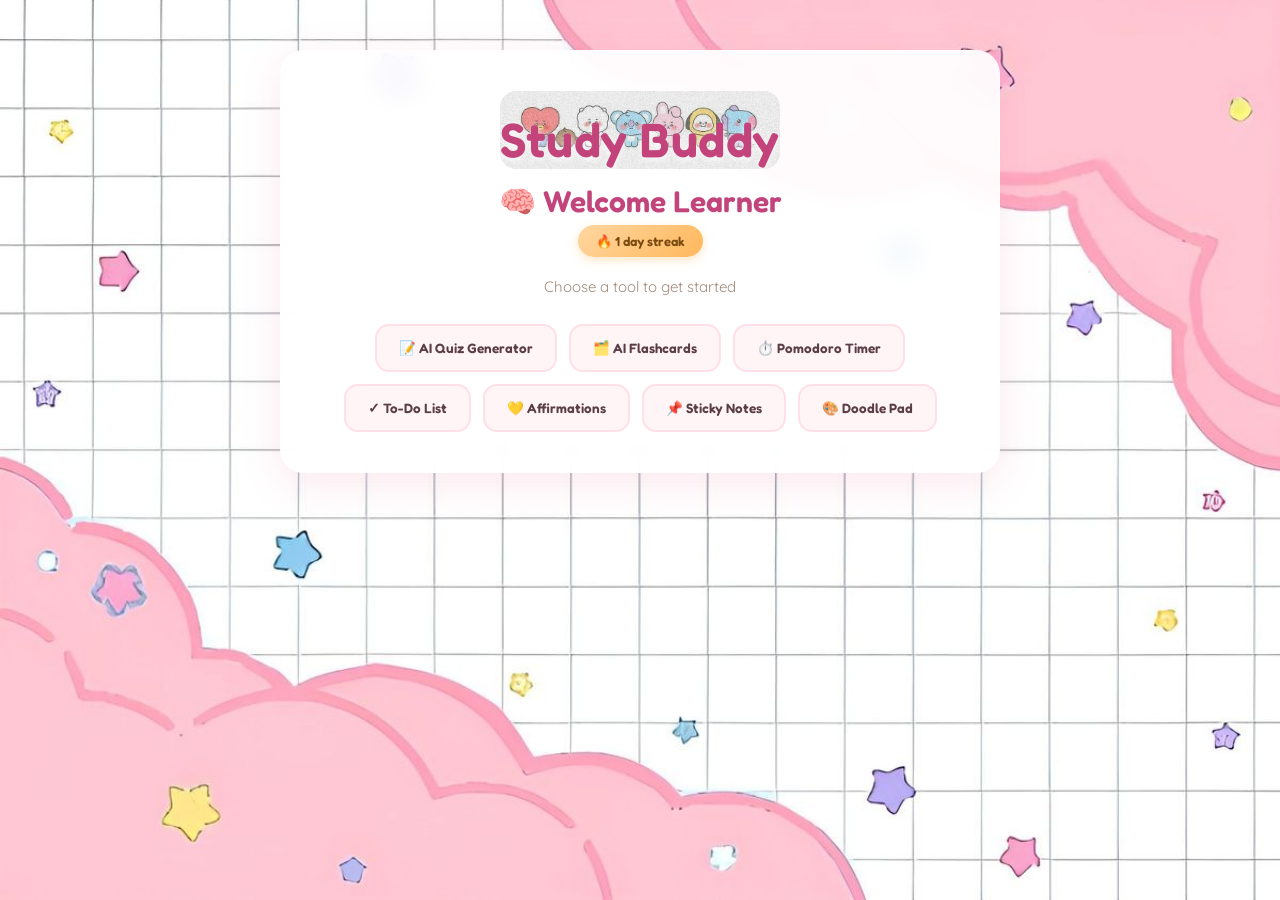
<file: public/index.html>
<!DOCTYPE html>
<html lang="en">
<head>
  <meta charset="UTF-8" />
  <meta name="viewport" content="width=device-width, initial-scale=1.0" />
  <title>AI Study Buddy</title>
  <link rel="stylesheet" href="style.css" />
</head>
<body>
  <div class="container home-container">
    <div class="banner-wrapper">
      <img src="images/header-banner.jpg" class="header-banner" alt="AI Study Buddy banner" />
      <span class="banner-text">Study Buddy</span>
    </div>

    <h1>🧠 Welcome Learner</h1>
    <div id="streakBadge" class="streak-badge"></div>
    <p class="subtitle">Choose a tool to get started</p>

    <div class="uniform-grid">
      <a href="quiz.html" class="uniform-btn">📝 AI Quiz Generator</a>
      <a href="flashcards.html" class="uniform-btn">🗂️ AI Flashcards</a>
      <a href="pomodoro.html" class="uniform-btn">⏱️ Pomodoro Timer</a>
      <a href="todo.html" class="uniform-btn">✓ To-Do List</a>
      <a href="affirmations.html" class="uniform-btn">💛 Affirmations</a>
      <a href="stickynotes.html" class="uniform-btn">📌 Sticky Notes</a>
      <a href="doodle.html" class="uniform-btn">🎨 Doodle Pad</a>
    </div>
  </div>

  <script src="streak.js"></script>
</body>
</html>
</file>
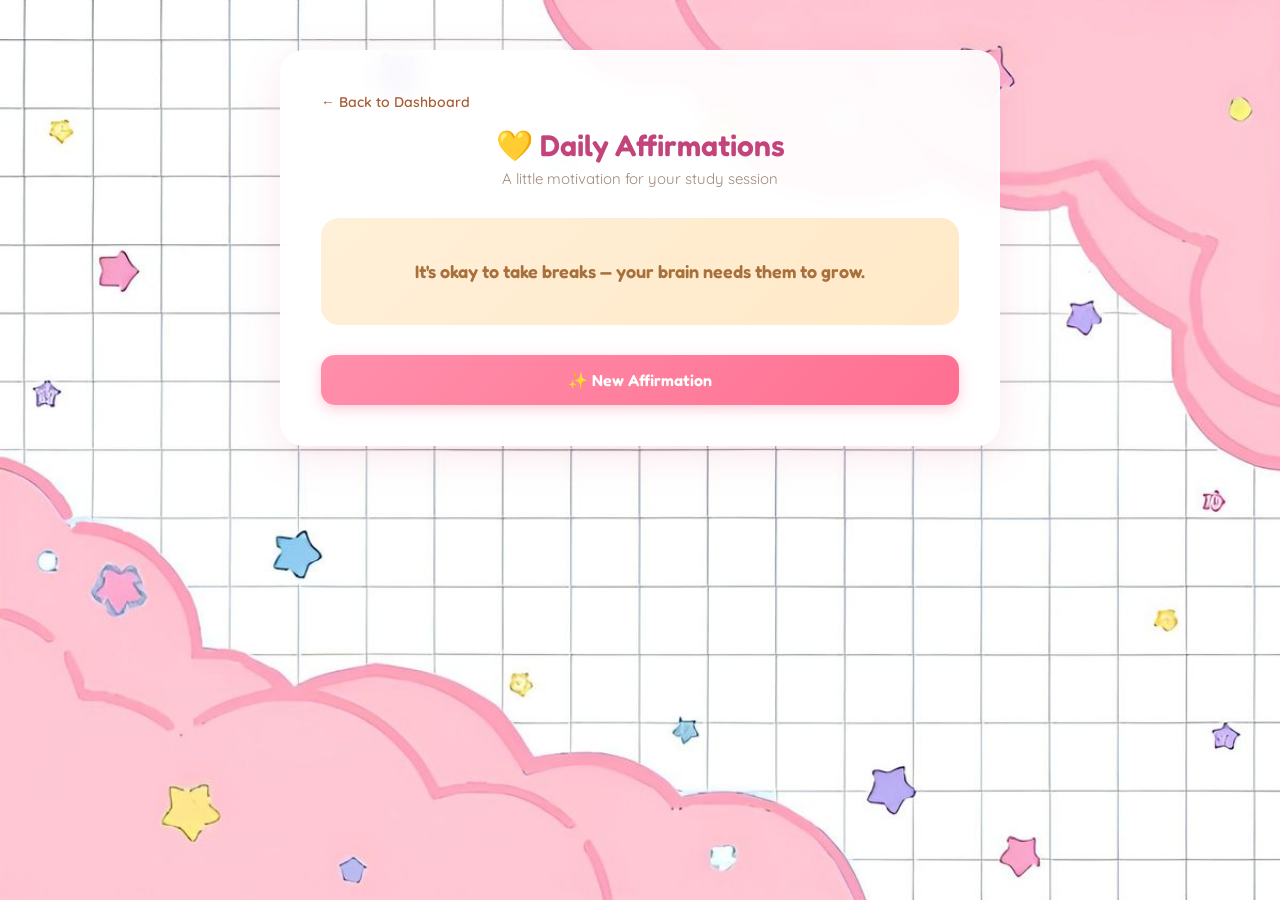
<file: public/affirmations.html>
<!DOCTYPE html>
<html lang="en">
<head>
  <meta charset="UTF-8" />
  <meta name="viewport" content="width=device-width, initial-scale=1.0" />
  <title>Daily Affirmations — AI Study Buddy</title>
  <link rel="stylesheet" href="style.css" />
</head>
<body>
  <div class="container">
    <a href="index.html" class="back-link">← Back to Dashboard</a>
    <h1>💛 Daily Affirmations</h1>
    <p class="subtitle">A little motivation for your study session</p>

    <div class="affirmation-card">
      <p id="affirmationText">Loading...</p>
    </div>

    <button id="newAffirmationBtn">✨ New Affirmation</button>
  </div>

  <script src="affirmations.js"></script>
</body>
</html>
</file>
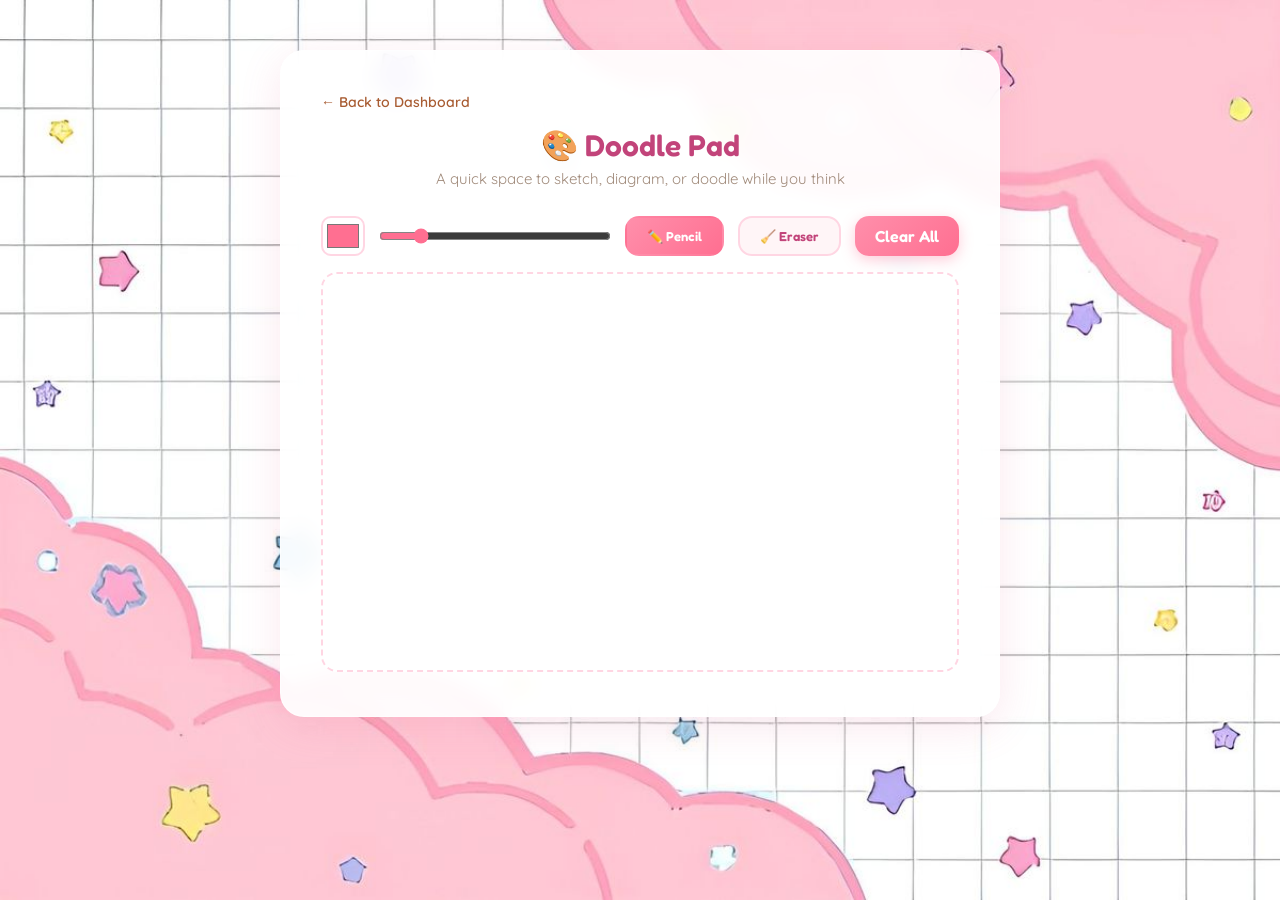
<file: public/doodle.html>
<!DOCTYPE html>
<html lang="en">
<head>
  <meta charset="UTF-8" />
  <meta name="viewport" content="width=device-width, initial-scale=1.0" />
  <title>Doodle Pad — AI Study Buddy</title>
  <link rel="stylesheet" href="style.css" />
</head>
<body>
  <div class="container">
    <a href="index.html" class="back-link">← Back to Dashboard</a>
    <h1>🎨 Doodle Pad</h1>
    <p class="subtitle">A quick space to sketch, diagram, or doodle while you think</p>

   <div class="doodle-toolbar">
  <input type="color" id="colorPicker" value="#ff6f91" />
  <input type="range" id="brushSize" min="1" max="20" value="4" />
  <button id="pencilBtn" class="tool-btn active">✏️ Pencil</button>
  <button id="eraserBtn" class="tool-btn">🧹 Eraser</button>
  <button id="clearBtn">Clear All</button>
</div>

    <canvas id="doodleCanvas" class="doodle-canvas"></canvas>
  </div>

  <script src="doodle.js"></script>
</body>
</html>
</file>
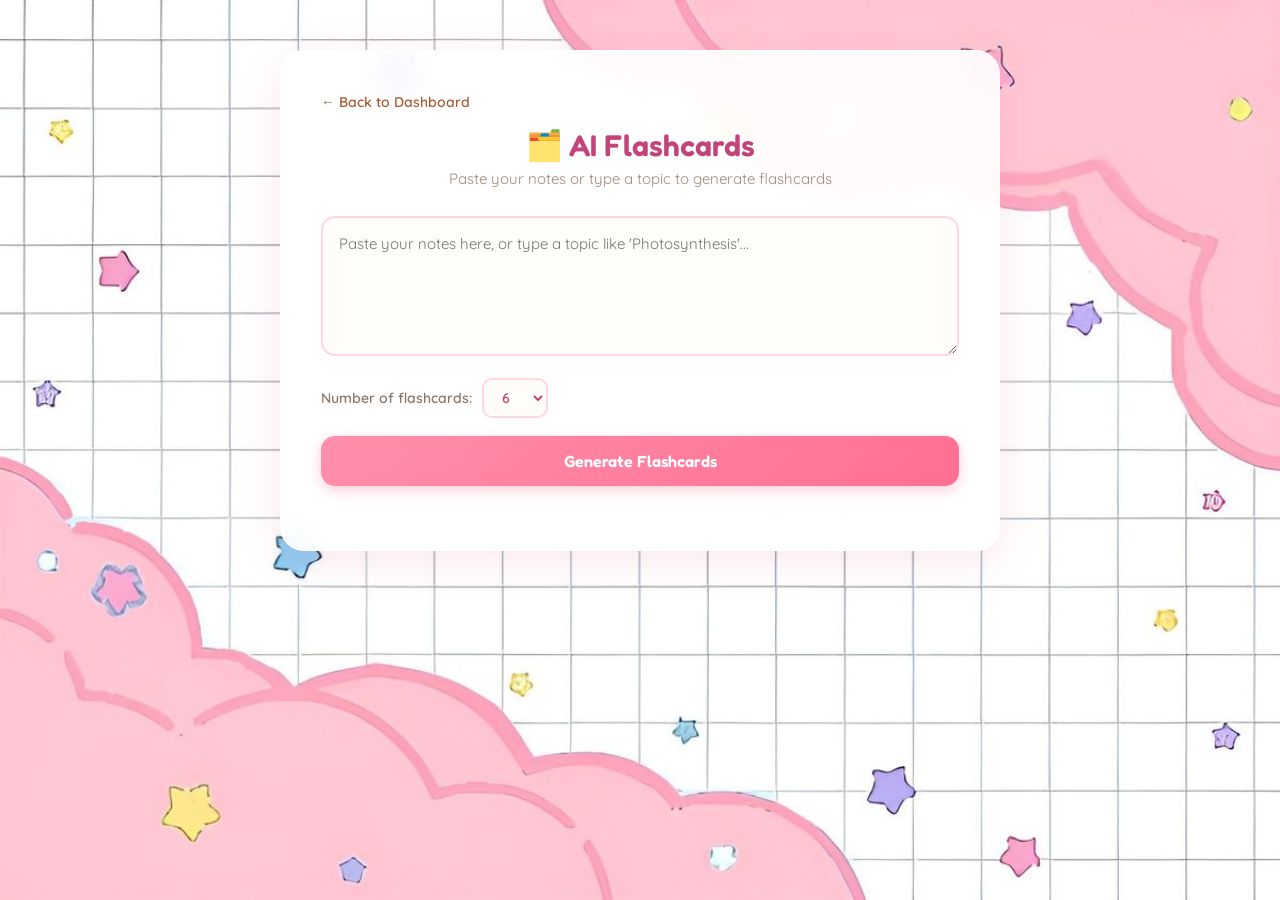
<file: public/flashcards.html>
<!DOCTYPE html>
<html lang="en">
<head>
  <meta charset="UTF-8" />
  <meta name="viewport" content="width=device-width, initial-scale=1.0" />
  <title>AI Flashcards — AI Study Buddy</title>
  <link rel="stylesheet" href="style.css" />
</head>
<body>
  <div class="container">
    <a href="index.html" class="back-link">← Back to Dashboard</a>
    <h1>🗂️ AI Flashcards</h1>
    <p class="subtitle">Paste your notes or type a topic to generate flashcards</p>

    <textarea id="notesInput" placeholder="Paste your notes here, or type a topic like 'Photosynthesis'..."></textarea>

    <div class="options-row">
      <label for="numCards">Number of flashcards:</label>
      <select id="numCards">
        <option value="4">4</option>
        <option value="6" selected>6</option>
        <option value="8">8</option>
        <option value="10">10</option>
      </select>
    </div>

    <button id="generateBtn">Generate Flashcards</button>

    <div id="loading" class="hidden loading-box">Generating your flashcards... please wait ⏳</div>
    <div id="flashcardContainer" class="flashcard-grid"></div>
    <p id="flipHint" class="hidden flip-hint">💡 Click a card to flip it and see the answer</p>
  </div>

  <script src="flashcards.js"></script>
</body>
</html>
</file>
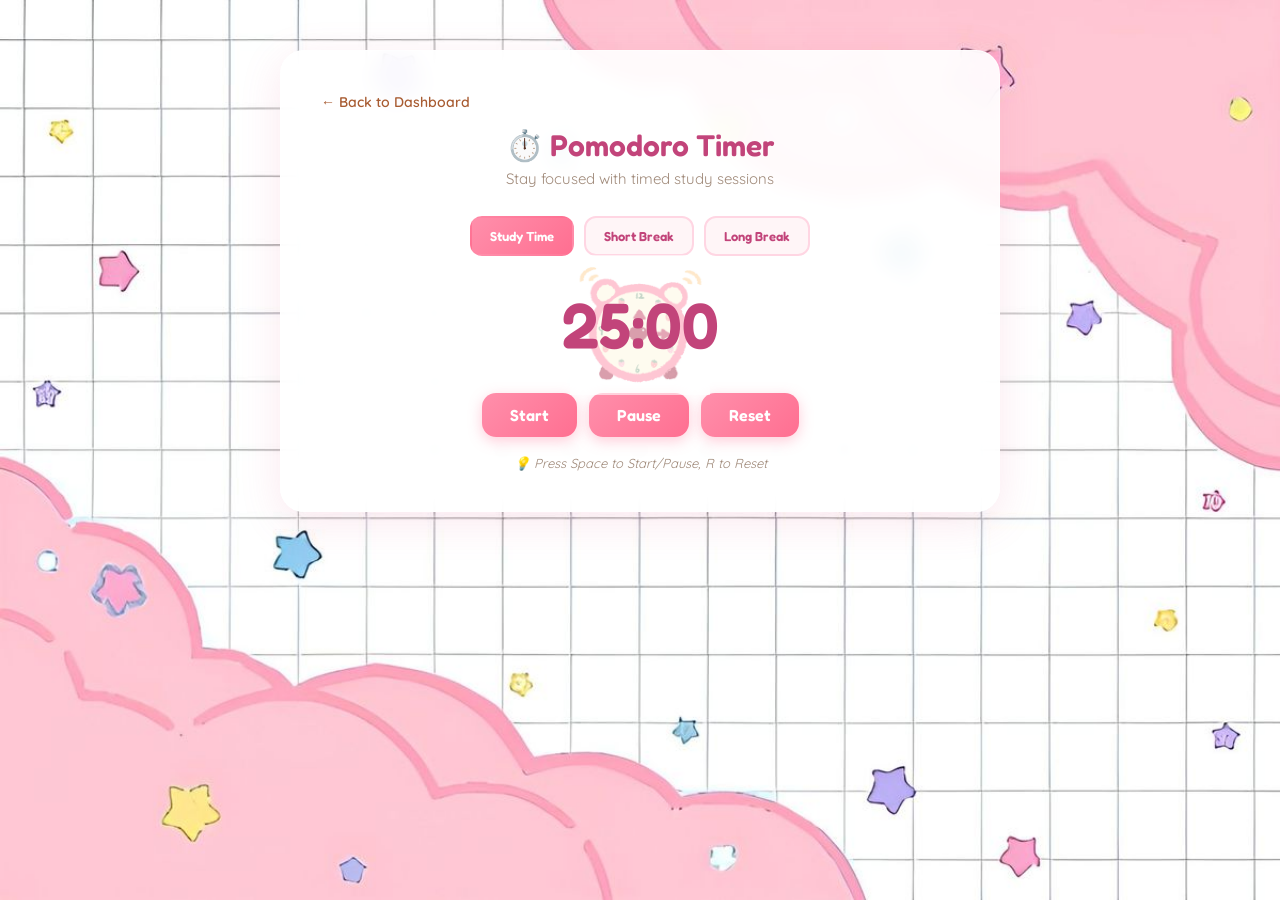
<file: public/pomodoro.html>
<!DOCTYPE html>
<html lang="en">
<head>
  <meta charset="UTF-8" />
  <meta name="viewport" content="width=device-width, initial-scale=1.0" />
  <title>Pomodoro Timer — AI Study Buddy</title>
  <link rel="stylesheet" href="style.css" />
</head>
<body>
  <div class="container">
    <a href="index.html" class="back-link">← Back to Dashboard</a>
    <h1>⏱️ Pomodoro Timer</h1>
    <p class="subtitle">Stay focused with timed study sessions</p>

    <div class="pomodoro-modes">
      <button class="mode-btn active" data-minutes="25">Study Time</button>
      <button class="mode-btn" data-minutes="5">Short Break</button>
      <button class="mode-btn" data-minutes="15">Long Break</button>
    </div>

     <div class="timer-wrapper">
      <img src="images/pomodoro-icon.jpg" class="pomodoro-icon" alt="" />
      <div class="timer-display" id="timerDisplay">25:00</div>
     </div>

    <div class="timer-controls">
      <button id="startBtn">Start</button>
      <button id="pauseBtn">Pause</button>
      <button id="resetBtn">Reset</button>
    </div>

    <p class="flip-hint">💡 Press Space to Start/Pause, R to Reset</p>
  </div>

  <script src="pomodoro.js"></script>
</body>
</html>
</file>
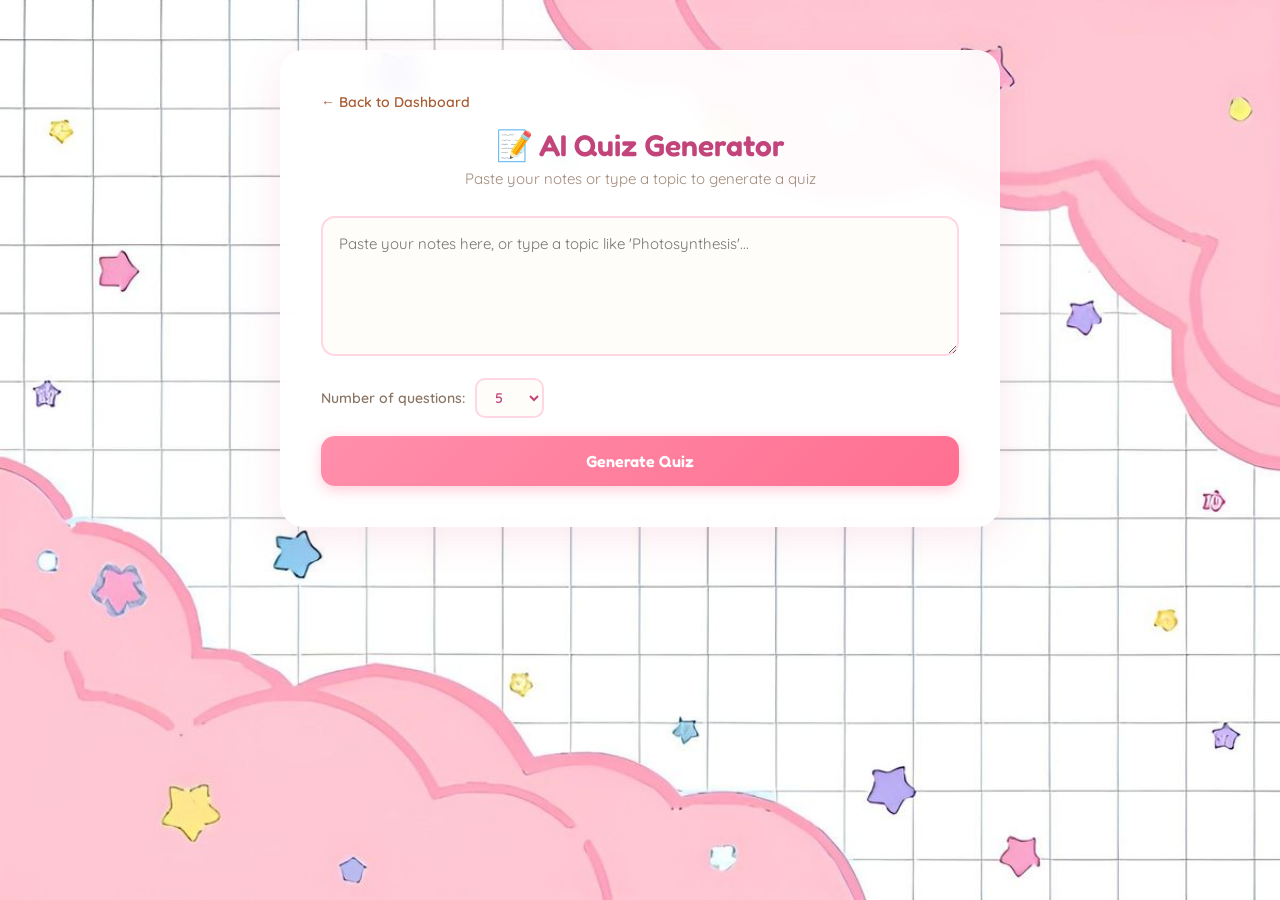
<file: public/quiz.html>
<!DOCTYPE html>
<html lang="en">
<head>
  <meta charset="UTF-8" />
  <meta name="viewport" content="width=device-width, initial-scale=1.0" />
  <title>AI Quiz Generator — AI Study Buddy</title>
  <link rel="stylesheet" href="style.css" />
</head>
<body>
  <div class="container">
    <a href="index.html" class="back-link">← Back to Dashboard</a>
    <h1>📝 AI Quiz Generator</h1>
    <p class="subtitle">Paste your notes or type a topic to generate a quiz</p>

    <textarea id="notesInput" placeholder="Paste your notes here, or type a topic like 'Photosynthesis'..."></textarea>

    <div class="options-row">
      <label for="numQuestions">Number of questions:</label>
      <select id="numQuestions">
        <option value="3">3</option>
        <option value="5" selected>5</option>
        <option value="7">7</option>
        <option value="10">10</option>
        <option value="15">15</option>
        <option value="20">20</option>
      </select>
    </div>

    <button id="generateBtn">Generate Quiz</button>

    <div id="loading" class="hidden loading-box">Generating your quiz... please wait ⏳</div>
    <div id="quizContainer"></div>
  </div>

  <script src="script.js"></script>
</body>
</html>
</file>
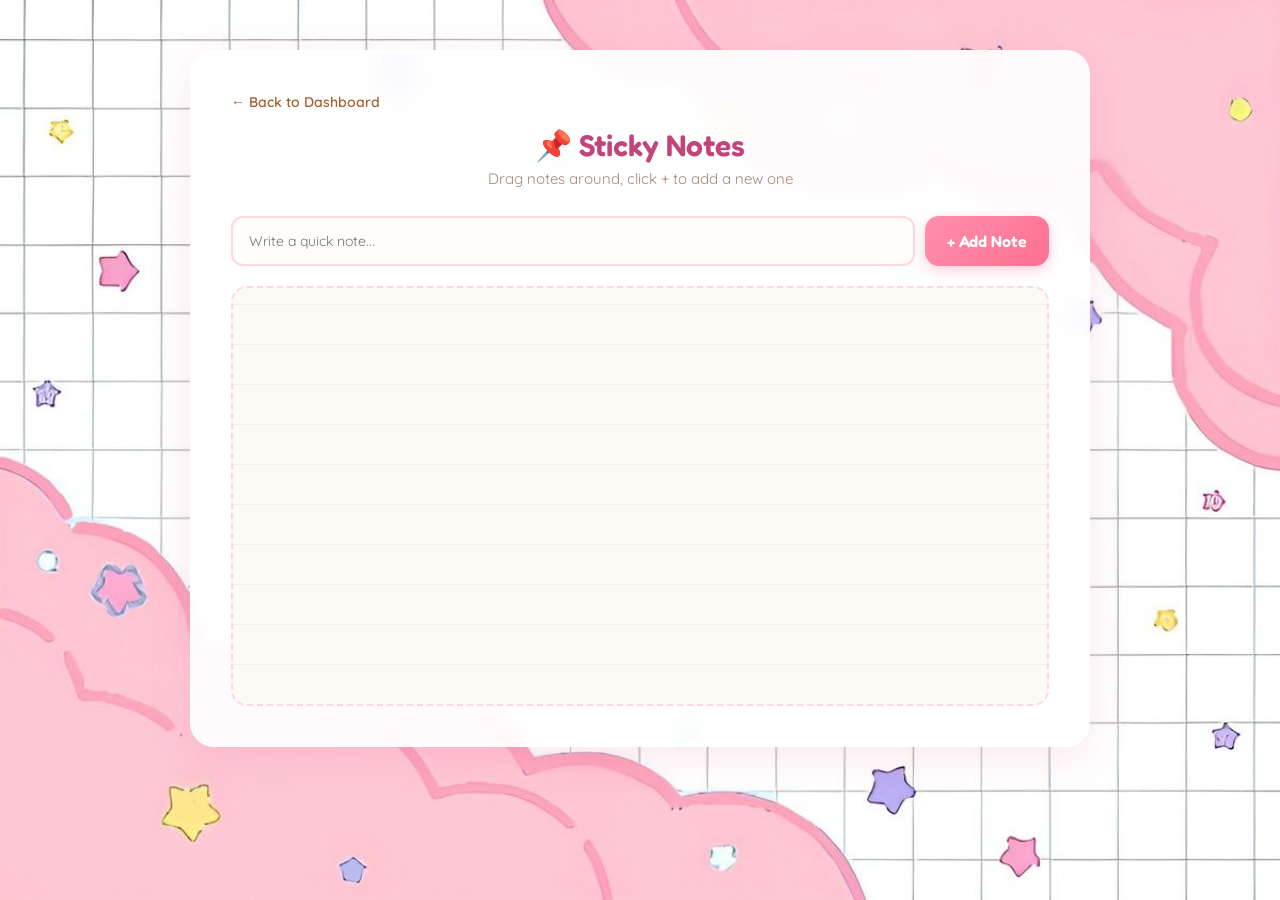
<file: public/stickynotes.html>
<!DOCTYPE html>
<html lang="en">
<head>
  <meta charset="UTF-8" />
  <meta name="viewport" content="width=device-width, initial-scale=1.0" />
  <title>Sticky Notes — AI Study Buddy</title>
  <link rel="stylesheet" href="style.css" />
</head>
<body>
  <div class="container sticky-container">
    <a href="index.html" class="back-link">← Back to Dashboard</a>
    <h1>📌 Sticky Notes</h1>
    <p class="subtitle">Drag notes around, click + to add a new one</p>

    <div class="sticky-toolbar">
      <input type="text" id="noteInput" placeholder="Write a quick note..." />
      <button id="addNoteBtn">+ Add Note</button>
    </div>

    <div id="stickyBoard" class="sticky-board"></div>
  </div>

  <script src="stickynotes.js"></script>
</body>
</html>
</file>
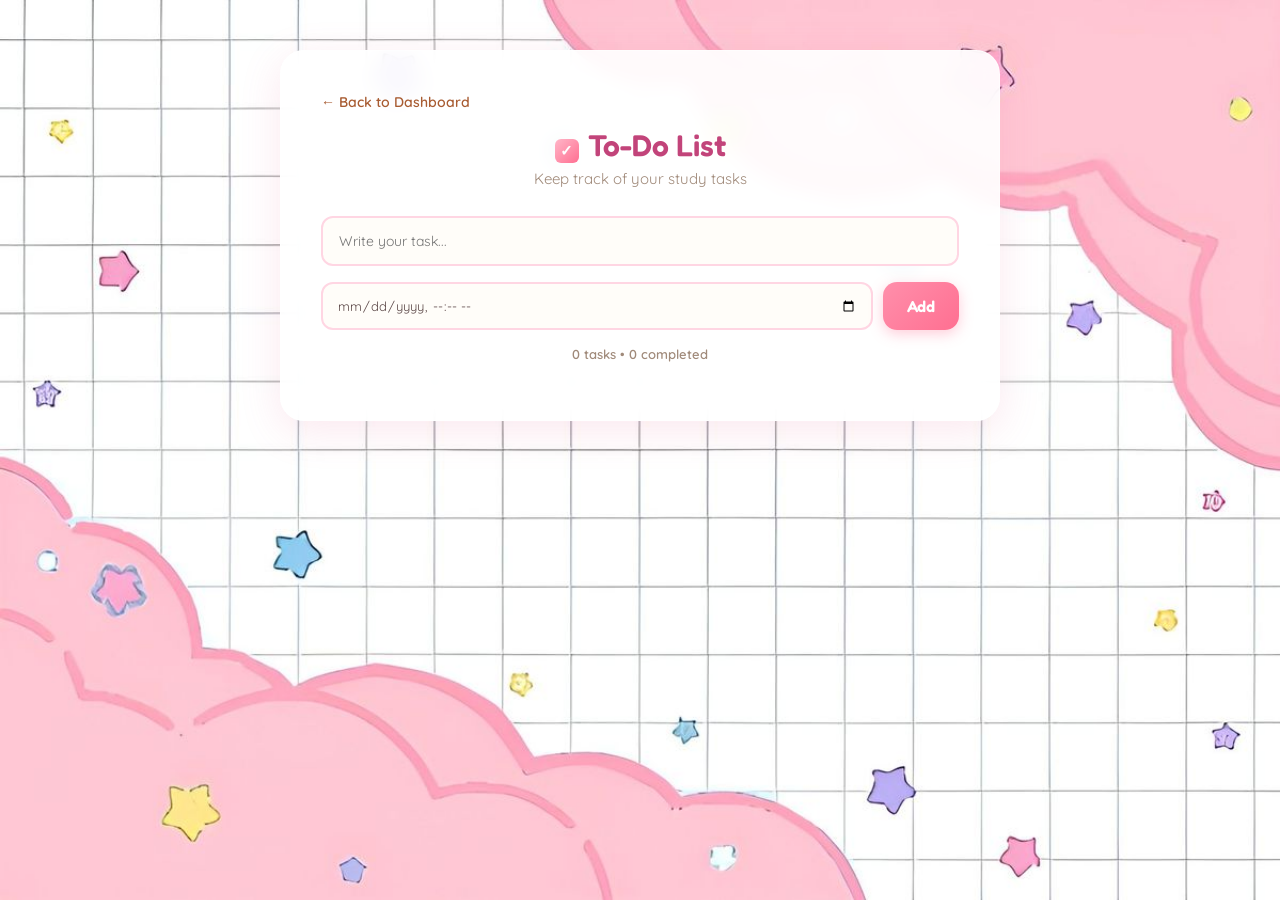
<file: public/todo.html>
<!DOCTYPE html>
<html lang="en">
<head>
  <meta charset="UTF-8" />
  <meta name="viewport" content="width=device-width, initial-scale=1.0" />
  <title>To-Do List — AI Study Buddy</title>
  <link rel="stylesheet" href="style.css" />
</head>
<body>
  <div class="container">
    <a href="index.html" class="back-link">← Back to Dashboard</a>
    <h1><span class="pink-check">✓</span> To-Do List</h1>
    <p class="subtitle">Keep track of your study tasks</p>

    <div class="todo-input-row">
      <input type="text" id="taskInput" placeholder="Write your task..." />
    </div>
    <div class="todo-input-row">
      <input type="datetime-local" id="dueDateInput" />
      <button id="addBtn">Add</button>
    </div>

    <p id="taskStats" class="task-stats">0 tasks • 0 completed</p>

    <div id="taskList" class="task-list"></div>
  </div>

  <script src="todo.js"></script>
</body>
</html>
</file>
<file: public/style.css>
@import url('https://fonts.googleapis.com/css2?family=Fredoka:wght@500;600;700&family=Quicksand:wght@500;600&display=swap');

* {
  margin: 0;
  padding: 0;
  box-sizing: border-box;
  font-family: 'Quicksand', 'Segoe UI', Arial, sans-serif;
}

body {
  background-image: url('images/background.jpg');
  background-size: cover;
  background-position: center;
  background-attachment: fixed;
  min-height: 100vh;
  padding: 50px 20px;
}

.container {
  max-width: 720px;
  margin: 0 auto;
  background: rgba(255, 255, 255, 0.92);
  backdrop-filter: blur(10px);
  border-radius: 24px;
  padding: 40px;
  box-shadow: 0 10px 40px rgba(230, 100, 150, 0.15);
  border: 1px solid rgba(255, 255, 255, 0.5);
}

.home-container {
  text-align: center;
}

.banner-wrapper {
  position: relative;
  display: inline-block;
  margin-bottom: 10px;
}

.header-banner {
  max-width: 280px;
  width: 100%;
  border-radius: 16px;
  display: block;
}

.banner-text {
  position: absolute;
  top: 62%;
  left: 50%;
  transform: translate(-50%, -50%);
  font-family: 'Fredoka', sans-serif;
  font-size: 48px;
  font-weight: 600;
  color: #c2447a;
  text-shadow: 0 2px 6px rgba(255, 255, 255, 0.9);
  letter-spacing: 0.5px;
  white-space: nowrap;
}

.back-link {
  display: inline-block;
  margin-bottom: 16px;
  color: #a85c32;
  text-decoration: none;
  font-weight: 600;
  font-size: 14px;
}

.back-link:hover {
  text-decoration: underline;
}

h1 {
  font-family: 'Fredoka', sans-serif;
  text-align: center;
  color: #c2447a;
  margin-bottom: 6px;
  font-size: 30px;
  font-weight: 600;
}

.subtitle {
  text-align: center;
  color: #a08a7a;
  margin-bottom: 28px;
  font-size: 15px;
}

.menu-grid {
  display: grid;
  grid-template-columns: 1fr 1fr;
  gap: 16px;
  margin-top: 20px;
}

.menu-btn {
  display: flex;
  align-items: center;
  gap: 12px;
  padding: 18px 16px;
  border-radius: 18px;
  text-decoration: none;
  font-weight: 600;
  font-family: 'Fredoka', sans-serif;
  font-size: 14.5px;
  color: #5a3d47;
  background: #fff;
  border: 2px solid transparent;
  box-shadow: 0 3px 10px rgba(194, 68, 122, 0.08);
  transition: transform 0.15s, box-shadow 0.15s, border-color 0.15s;
  position: relative;
  overflow: hidden;
}

.menu-btn::before {
  content: "";
  position: absolute;
  left: 0;
  top: 0;
  height: 100%;
  width: 6px;
}

.menu-btn:hover {
  transform: translateY(-3px);
  box-shadow: 0 8px 20px rgba(194, 68, 122, 0.18);
}

.menu-btn .icon-badge {
  display: flex;
  align-items: center;
  justify-content: center;
  width: 40px;
  height: 40px;
  border-radius: 12px;
  font-size: 18px;
  flex-shrink: 0;
}

.menu-btn.quiz::before { background: #ff8fab; }
.menu-btn.quiz .icon-badge { background: #ffe0e8; }

.menu-btn.flashcards::before { background: #ffb347; }
.menu-btn.flashcards .icon-badge { background: #fff0d9; }

.menu-btn.pomodoro::before { background: #7bc9a0; }
.menu-btn.pomodoro .icon-badge { background: #e0f5e9; }

.menu-btn.todo::before { background: #8fa8ff; }
.menu-btn.todo .icon-badge { background: #e6ebff; }

.menu-btn.affirmations::before { background: #ffcf5c; }
.menu-btn.affirmations .icon-badge { background: #fff3d1; }

textarea {
  width: 100%;
  min-height: 140px;
  padding: 16px;
  border: 2px solid #ffd6e3;
  border-radius: 14px;
  font-size: 15px;
  resize: vertical;
  margin-bottom: 18px;
  background: #fffdf9;
  transition: border-color 0.2s;
}

textarea:focus {
  outline: none;
  border-color: #ff8fab;
}

.options-row {
  display: flex;
  align-items: center;
  gap: 10px;
  margin-bottom: 18px;
  font-size: 14px;
  color: #8a7565;
  font-weight: 600;
}

.options-row select {
  padding: 8px 14px;
  border-radius: 10px;
  border: 2px solid #ffd6e3;
  font-size: 14px;
  cursor: pointer;
  background: #fffdf9;
  color: #c2447a;
  font-weight: 600;
}

button {
  display: block;
  width: 100%;
  padding: 15px;
  background: linear-gradient(135deg, #ff8fab, #ff6f91);
  color: white;
  border: none;
  border-radius: 14px;
  font-size: 16px;
  font-weight: 600;
  font-family: 'Fredoka', sans-serif;
  cursor: pointer;
  transition: transform 0.15s, box-shadow 0.15s;
  box-shadow: 0 4px 14px rgba(255, 111, 145, 0.35);
}

button:hover {
  transform: translateY(-2px);
  box-shadow: 0 6px 18px rgba(255, 111, 145, 0.45);
}

button:active {
  transform: translateY(0);
}

button:disabled {
  opacity: 0.6;
  cursor: not-allowed;
  transform: none;
}

.hidden {
  display: none;
}

.loading-box {
  text-align: center;
  margin-top: 22px;
  padding: 24px;
  color: white;
  font-weight: 600;
  font-size: 14px;
  background: linear-gradient(135deg, #ffb6c8, #ff8fab);
  border-radius: 14px;
  animation: pulse 1.5s ease-in-out infinite;
}

@keyframes pulse {
  0%, 100% { opacity: 1; }
  50% { opacity: 0.7; }
}

.question-card {
  margin-top: 22px;
  padding: 22px;
  border: none;
  border-radius: 16px;
  background: #fff5f7;
  box-shadow: 0 3px 12px rgba(230, 130, 160, 0.12);
  animation: fadeIn 0.3s ease;
}

@keyframes fadeIn {
  from { opacity: 0; transform: translateY(6px); }
  to { opacity: 1; transform: translateY(0); }
}

.question-text {
  font-family: 'Fredoka', sans-serif;
  font-weight: 600;
  margin-bottom: 14px;
  color: #6b4a52;
  font-size: 15.5px;
}

.option {
  display: block;
  width: 100%;
  text-align: left;
  padding: 13px 16px;
  margin-bottom: 9px;
  border: 2px solid #ffe0e8;
  border-radius: 12px;
  background: white;
  cursor: pointer;
  font-size: 14px;
  color: #5a4646;
  font-weight: 500;
  transition: all 0.15s;
}

.option:hover {
  border-color: #ff8fab;
  background: #fff5f8;
}

.option.selected {
  border-color: #c2447a;
  background: #fdeaf1;
  color: #c2447a;
  font-weight: 600;
}

.option.correct {
  border-color: #6fb98f;
  background: #e6f6ec;
  color: #2f7a4f;
  font-weight: 600;
}

.option.incorrect {
  border-color: #e57373;
  background: #fdecec;
  color: #c0392b;
  font-weight: 600;
}

.explanation {
  margin-top: 12px;
  padding: 12px 14px;
  background: #fff0f4;
  border-radius: 10px;
  font-size: 13px;
  color: #8a6a72;
  border-left: 3px solid #ff8fab;
}

#resultSummary {
  text-align: center;
  margin-top: 26px;
  padding: 22px;
  background: linear-gradient(135deg, #ffe0e8, #ffd6e3);
  border-radius: 16px;
  font-size: 20px;
  font-weight: 700;
  font-family: 'Fredoka', sans-serif;
  color: #c2447a;
}

/* ===== Flashcards ===== */
.flashcard-grid {
  display: grid;
  grid-template-columns: 1fr 1fr;
  gap: 18px;
  margin-top: 24px;
}

.flashcard {
  perspective: 1000px;
  height: 160px;
  cursor: pointer;
}

.flashcard-inner {
  position: relative;
  width: 100%;
  height: 100%;
  transition: transform 0.5s;
  transform-style: preserve-3d;
}

.flashcard.flipped .flashcard-inner {
  transform: rotateY(180deg);
}

.flashcard-front, .flashcard-back {
  position: absolute;
  width: 100%;
  height: 100%;
  backface-visibility: hidden;
  border-radius: 14px;
  display: flex;
  align-items: center;
  justify-content: center;
  text-align: center;
  padding: 16px;
  font-size: 14px;
  font-weight: 600;
  box-shadow: 0 3px 12px rgba(230, 130, 160, 0.15);
}

.flashcard-front {
  background: linear-gradient(135deg, #ffb6c8, #ff8fab);
  color: white;
  font-family: 'Fredoka', sans-serif;
  font-size: 16px;
}

.flashcard-back {
  background: #fff5f7;
  color: #6b4a52;
  transform: rotateY(180deg);
  font-weight: 500;
  font-size: 13.5px;
  border: 2px solid #ffd6e3;
}

.flip-hint {
  text-align: center;
  color: #a08a7a;
  font-size: 13px;
  margin-top: 18px;
  font-style: italic;
}

/* ===== Pomodoro Timer ===== */
.pomodoro-modes {
  display: flex;
  gap: 10px;
  justify-content: center;
  margin-bottom: 30px;
  flex-wrap: wrap;
}

.mode-btn {
  width: auto;
  padding: 10px 18px;
  background: #fff5f7;
  color: #c2447a;
  border: 2px solid #ffd6e3;
  border-radius: 12px;
  font-size: 13px;
  font-weight: 600;
  box-shadow: none;
}

.mode-btn:hover {
  transform: none;
  background: #ffe0e8;
}

.mode-btn.active {
  background: linear-gradient(135deg, #ff8fab, #ff6f91);
  color: white;
  border-color: transparent;
}

.timer-wrapper {
  position: relative;
  display: flex;
  align-items: center;
  justify-content: center;
  margin: 30px 0;
}

.pomodoro-icon {
  position: absolute;
  width: 140px;
  opacity: 0.60;
  z-index: 0;
}

.timer-display {
  position: relative;
  z-index: 1;
  margin: 0;
  text-align: center;
  font-family: 'Fredoka', sans-serif;
  font-size: 64px;
  font-weight: 600;
  color: #c2447a;
}

.timer-controls {
  display: flex;
  gap: 12px;
  justify-content: center;
  margin-bottom: 10px;
}

.timer-controls button {
  width: auto;
  padding: 12px 28px;
}

/* ===== To-Do List ===== */
.todo-input-row {
  display: flex;
  gap: 10px;
  margin-bottom: 16px;
}

.todo-input-row input {
  flex: 1;
  padding: 14px 16px;
  border: 2px solid #ffd6e3;
  border-radius: 12px;
  font-size: 14px;
  font-family: 'Quicksand', sans-serif;
  background: #fffdf9;
}

.todo-input-row input:focus {
  outline: none;
  border-color: #ff8fab;
}

.todo-input-row button {
  width: auto;
  padding: 14px 24px;
}

.task-stats {
  text-align: center;
  color: #a08a7a;
  font-size: 13px;
  margin-bottom: 18px;
  font-weight: 600;
}

.task-list {
  display: flex;
  flex-direction: column;
  gap: 10px;
}

.task-item {
  display: flex;
  align-items: center;
  gap: 12px;
  padding: 14px 16px;
  background: #fff5f7;
  border-radius: 12px;
  border: 2px solid #ffe0e8;
}

.task-text {
  flex: 1;
  font-size: 14px;
  color: #5a4646;
  font-weight: 500;
}

.task-item.completed .task-text {
  text-decoration: line-through;
  color: #b8a8a8;
}

.delete-btn {
  width: auto;
  padding: 6px 10px;
  background: transparent;
  box-shadow: none;
  font-size: 16px;
}

.delete-btn:hover {
  transform: scale(1.15);
}

.custom-checkbox {
  position: relative;
  display: inline-block;
  width: 22px;
  height: 22px;
  flex-shrink: 0;
}

.custom-checkbox input {
  opacity: 0;
  width: 22px;
  height: 22px;
  margin: 0;
  cursor: pointer;
  position: absolute;
  z-index: 2;
}

.checkmark {
  position: absolute;
  top: 0;
  left: 0;
  width: 22px;
  height: 22px;
  background: white;
  border: 2px solid #ffb6c8;
  border-radius: 6px;
  transition: all 0.15s;
}

.custom-checkbox input:checked ~ .checkmark {
  background: linear-gradient(135deg, #ff8fab, #ff6f91);
  border-color: #ff6f91;
}

.checkmark::after {
  content: "";
  position: absolute;
  display: none;
  left: 7px;
  top: 3px;
  width: 5px;
  height: 10px;
  border: solid white;
  border-width: 0 2px 2px 0;
  transform: rotate(45deg);
}

.custom-checkbox input:checked ~ .checkmark::after {
  display: block;
}

.pink-check {
  display: inline-flex;
  align-items: center;
  justify-content: center;
  width: 24px;
  height: 24px;
  background: linear-gradient(135deg, #ffb6c8, #ff6f91);
  color: white;
  border-radius: 6px;
  font-size: 15px;
  font-weight: 700;
  margin-right: 2px;
}

/* ===== Affirmations ===== */
.affirmation-card {
  background: linear-gradient(135deg, #fff0d9, #ffe9c7);
  border-radius: 18px;
  padding: 40px 30px;
  text-align: center;
  margin: 30px 0;
  min-height: 100px;
  display: flex;
  align-items: center;
  justify-content: center;
}

.affirmation-card p {
  font-family: 'Fredoka', sans-serif;
  font-size: 18px;
  color: #a8703c;
  font-weight: 600;
  line-height: 1.5;
}

/* ===== Sticky Notes ===== */
.sticky-container {
  max-width: 900px;
}

.sticky-toolbar {
  display: flex;
  gap: 10px;
  margin-bottom: 20px;
}

.sticky-toolbar input {
  flex: 1;
  padding: 14px 16px;
  border: 2px solid #ffd6e3;
  border-radius: 12px;
  font-size: 14px;
  font-family: 'Quicksand', sans-serif;
  background: #fffdf9;
}

.sticky-toolbar input:focus {
  outline: none;
  border-color: #ff8fab;
}

.sticky-toolbar button {
  width: auto;
  padding: 14px 22px;
  white-space: nowrap;
}

.sticky-board {
  position: relative;
  width: 100%;
  height: 420px;
  background: repeating-linear-gradient(
    0deg, #fdfaf5, #fdfaf5 39px, #f0e8dc 40px
  );
  border-radius: 16px;
  border: 2px dashed #ffd6e3;
  overflow: hidden;
}

.sticky-note {
  position: absolute;
  width: 160px;
  min-height: 120px;
  padding: 14px;
  border-radius: 6px;
  box-shadow: 0 4px 10px rgba(0, 0, 0, 0.15);
  cursor: grab;
  transform: rotate(-2deg);
  transition: box-shadow 0.15s;
  user-select: none;
}

.sticky-note:nth-child(even) {
  transform: rotate(2deg);
}

.sticky-note:active {
  cursor: grabbing;
  box-shadow: 0 8px 18px rgba(0, 0, 0, 0.22);
}

.sticky-note p {
  font-family: 'Quicksand', sans-serif;
  font-size: 13.5px;
  color: #4a3c2e;
  font-weight: 600;
  word-wrap: break-word;
  padding-right: 10px;
}

.note-delete {
  position: absolute;
  top: 4px;
  right: 6px;
  width: 20px;
  height: 20px;
  padding: 0;
  background: rgba(0, 0, 0, 0.1);
  color: #4a3c2e;
  border-radius: 50%;
  font-size: 14px;
  line-height: 1;
  box-shadow: none;
  cursor: pointer;
}

.note-delete:hover {
  background: rgba(0, 0, 0, 0.2);
  transform: none;
}

.menu-btn.stickynotes::before { background: #ffa07a; }
.menu-btn.stickynotes .icon-badge { background: #ffe4d6; }

/* ===== To-Do due date ===== */
.task-content {
  flex: 1;
  display: flex;
  flex-direction: column;
  gap: 3px;
}

.due-date {
  font-size: 11.5px;
  color: #a8703c;
  font-weight: 600;
}

input[type="datetime-local"] {
  padding: 12px 14px;
  border: 2px solid #ffd6e3;
  border-radius: 12px;
  font-size: 13px;
  font-family: 'Quicksand', sans-serif;
  background: #fffdf9;
  color: #5a4646;
}

input[type="datetime-local"]:focus {
  outline: none;
  border-color: #ff8fab;
}
/* ===== Streak Badge ===== */
.streak-badge {
  display: inline-block;
  margin: 0 auto 20px;
  padding: 8px 18px;
  background: linear-gradient(135deg, #ffd6a0, #ffb85c);
  color: #7a4a10;
  font-family: 'Fredoka', sans-serif;
  font-weight: 600;
  font-size: 13px;
  border-radius: 20px;
  box-shadow: 0 3px 10px rgba(255, 184, 92, 0.35);
}

/* ===== New Dashboard Layout ===== */
.dashboard-wrapper {
  display: flex;
  gap: 20px;
  max-width: 920px;
  margin: 0 auto;
  align-items: flex-start;
}

.dashboard-main {
  flex: 1;
  background: rgba(255, 255, 255, 0.92);
  backdrop-filter: blur(10px);
  border-radius: 24px;
  padding: 36px;
  box-shadow: 0 10px 40px rgba(230, 100, 150, 0.15);
  border: 1px solid rgba(255, 255, 255, 0.5);
  text-align: center;
}

.dashboard-sidebar {
  width: 220px;
  background: rgba(255, 255, 255, 0.92);
  backdrop-filter: blur(10px);
  border-radius: 24px;
  padding: 24px 18px;
  box-shadow: 0 10px 40px rgba(230, 100, 150, 0.15);
  border: 1px solid rgba(255, 255, 255, 0.5);
  flex-shrink: 0;
}

.sidebar-label {
  font-family: 'Fredoka', sans-serif;
  font-size: 12px;
  font-weight: 600;
  color: #a08a7a;
  text-transform: uppercase;
  letter-spacing: 0.5px;
  margin-bottom: 14px;
  text-align: left;
}

.sidebar-btn {
  display: block;
  padding: 13px 14px;
  margin-bottom: 10px;
  background: #fff5f7;
  border: 2px solid #ffe0e8;
  border-radius: 12px;
  text-decoration: none;
  color: #5a3d47;
  font-family: 'Fredoka', sans-serif;
  font-size: 13.5px;
  font-weight: 600;
  text-align: left;
  transition: transform 0.15s, background 0.15s;
}

.sidebar-btn:hover {
  background: #ffe0e8;
  transform: translateX(3px);
}

.featured-grid {
  display: grid;
  grid-template-columns: 1fr 1fr;
  gap: 16px;
  margin-top: 24px;
}

.featured-card {
  display: flex;
  flex-direction: column;
  align-items: center;
  text-align: center;
  padding: 32px 20px;
  border-radius: 20px;
  text-decoration: none;
  transition: transform 0.15s, box-shadow 0.15s;
  box-shadow: 0 6px 18px rgba(194, 68, 122, 0.15);
}

.featured-card {
  display: flex;
  flex-direction: column;
  align-items: center;
  text-align: center;
  padding: 30px 20px;
  border-radius: 20px;
  text-decoration: none;
  background: #fff5f7;
  border: 2px solid #ffe0e8;
  transition: transform 0.15s, box-shadow 0.15s, border-color 0.15s;
  box-shadow: 0 3px 10px rgba(194, 68, 122, 0.08);
}

.featured-card:hover {
  transform: translateY(-4px);
  box-shadow: 0 8px 20px rgba(194, 68, 122, 0.18);
  border-color: #ff8fab;
}

.featured-icon {
  display: flex;
  align-items: center;
  justify-content: center;
  width: 56px;
  height: 56px;
  border-radius: 16px;
  font-size: 26px;
  margin-bottom: 12px;
}

.quiz-card .featured-icon { background: #ffe0e8; }
.flashcards-card .featured-icon { background: #fff0d9; }

.featured-title {
  font-family: 'Fredoka', sans-serif;
  font-size: 16px;
  font-weight: 700;
  color: #5a3d47;
  margin-bottom: 4px;
}

.featured-desc {
  font-size: 12px;
  color: #a08a7a;
  font-weight: 500;
}
@media (max-width: 700px) {
  .dashboard-wrapper {
    flex-direction: column;
  }
  .dashboard-sidebar {
    width: 100%;
  }
}

/* ===== Doodle Pad ===== */
.doodle-toolbar {
  display: flex;
  align-items: center;
  gap: 14px;
  margin-bottom: 16px;
}

.doodle-toolbar input[type="color"] {
  width: 44px;
  height: 40px;
  border: 2px solid #ffd6e3;
  border-radius: 10px;
  cursor: pointer;
  padding: 2px;
  background: white;
}

.doodle-toolbar input[type="range"] {
  flex: 1;
  accent-color: #ff6f91;
}

.doodle-toolbar button {
  width: auto;
  padding: 10px 20px;
}

.doodle-canvas {
  width: 100%;
  height: 400px;
  background: white;
  border: 2px dashed #ffd6e3;
  border-radius: 16px;
  cursor: crosshair;
  touch-action: none;
}

/* ===== Uniform Centered Layout ===== */
.dashboard-wrapper {
  display: flex;
  gap: 20px;
  max-width: 920px;
  margin: 0 auto;
  align-items: flex-start;
}

.dashboard-main {
  flex: 1;
  background: rgba(255, 255, 255, 0.92);
  backdrop-filter: blur(10px);
  border-radius: 24px;
  padding: 36px;
  box-shadow: 0 10px 40px rgba(230, 100, 150, 0.15);
  border: 1px solid rgba(255, 255, 255, 0.5);
  text-align: center;
}

.dashboard-side {
  width: 240px;
  background: rgba(255, 255, 255, 0.92);
  backdrop-filter: blur(10px);
  border-radius: 24px;
  padding: 22px 18px;
  box-shadow: 0 10px 40px rgba(230, 100, 150, 0.15);
  border: 1px solid rgba(255, 255, 255, 0.5);
  flex-shrink: 0;
}

.uniform-grid {
  display: grid;
  grid-template-columns: 1fr;
  gap: 12px;
  margin-top: 22px;
}

.uniform-btn {
  justify-content: flex-start;
  padding: 16px 20px;
}

.uniform-btn {
  display: flex;
  align-items: center;
  justify-content: center;
  padding: 16px 12px;
  background: #fff5f7;
  border: 2px solid #ffe0e8;
  border-radius: 14px;
  text-decoration: none;
  color: #5a3d47;
  font-family: 'Fredoka', sans-serif;
  font-size: 13.5px;
  font-weight: 600;
  text-align: center;
  transition: transform 0.15s, background 0.15s, border-color 0.15s;
}

.uniform-btn:hover {
  background: #ffe0e8;
  border-color: #ff8fab;
  transform: translateY(-2px);
}

/* Mini doodle widget */
.mini-doodle-toolbar {
  display: flex;
  align-items: center;
  gap: 8px;
  margin-bottom: 10px;
}

.mini-doodle-toolbar input[type="color"] {
  width: 36px;
  height: 32px;
  border: 2px solid #ffd6e3;
  border-radius: 8px;
  cursor: pointer;
  padding: 2px;
  background: white;
}

.mini-doodle-toolbar button {
  width: auto;
  padding: 7px 14px;
  font-size: 12px;
}

.mini-doodle-canvas {
  width: 100%;
  height: 220px;
  background: white;
  border: 2px dashed #ffd6e3;
  border-radius: 14px;
  cursor: crosshair;
  touch-action: none;
  display: block;
}

.side-link {
  display: block;
  text-align: center;
  margin-top: 12px;
  font-size: 12px;
  color: #a85c32;
  text-decoration: none;
  font-weight: 600;
}

.side-link:hover {
  text-decoration: underline;
}

@media (max-width: 700px) {
  .dashboard-wrapper {
    flex-direction: column;
  }
  .dashboard-side {
    width: 100%;
  }
}

.sidebar-header {
  display: flex;
  align-items: center;
  justify-content: space-between;
  margin-bottom: 14px;
}

.sidebar-header .sidebar-label {
  margin-bottom: 0;
}

.close-btn {
  width: 26px;
  height: 26px;
  padding: 0;
  background: #ffe0e8;
  color: #c2447a;
  border-radius: 50%;
  font-size: 16px;
  line-height: 1;
  box-shadow: none;
  flex-shrink: 0;
}

.close-btn:hover {
  background: #ff8fab;
  color: white;
  transform: none;
}

.reopen-btn {
  position: fixed;
  bottom: 24px;
  left: 24px;
  width: 52px;
  height: 52px;
  border-radius: 50%;
  background: linear-gradient(135deg, #ffb6c8, #ff8fab);
  color: white;
  font-size: 22px;
  box-shadow: 0 4px 14px rgba(255, 111, 145, 0.4);
  z-index: 100;
}

.uniform-grid {
  display: flex;
  flex-wrap: wrap;
  justify-content: center;
  gap: 12px;
  margin-top: 22px;
}

.uniform-btn {
  display: inline-flex;
  align-items: center;
  justify-content: center;
  width: auto;
  padding: 14px 22px;
  background: #fff5f7;
  border: 2px solid #ffe0e8;
  border-radius: 14px;
  text-decoration: none;
  color: #5a3d47;
  font-family: 'Fredoka', sans-serif;
  font-size: 13.5px;
  font-weight: 600;
  white-space: nowrap;
  transition: transform 0.15s, background 0.15s, border-color 0.15s;
}

.uniform-btn:hover {
  background: #ffe0e8;
  border-color: #ff8fab;
  transform: translateY(-2px);
}

.uniform-grid {
  display: flex;
  flex-wrap: wrap;
  justify-content: center;
  gap: 12px;
  margin-top: 22px;
}

.uniform-btn {
  display: inline-flex;
  align-items: center;
  justify-content: center;
  width: auto;
  padding: 14px 22px;
  background: #fff5f7;
  border: 2px solid #ffe0e8;
  border-radius: 14px;
  text-decoration: none;
  color: #5a3d47;
  font-family: 'Fredoka', sans-serif;
  font-size: 13.5px;
  font-weight: 600;
  white-space: nowrap;
  transition: transform 0.15s, background 0.15s, border-color 0.15s;
}

.uniform-btn:hover {
  background: #ffe0e8;
  border-color: #ff8fab;
  transform: translateY(-2px);
}

.tool-btn {
  width: auto;
  padding: 10px 16px;
  background: #fff5f7;
  color: #c2447a;
  border: 2px solid #ffd6e3;
  box-shadow: none;
  font-size: 13px;
}

.tool-btn:hover {
  transform: none;
  background: #ffe0e8;
}

.tool-btn.active {
  background: linear-gradient(135deg, #ff8fab, #ff6f91);
  color: white;
  border-color: transparent;
}
</file>
